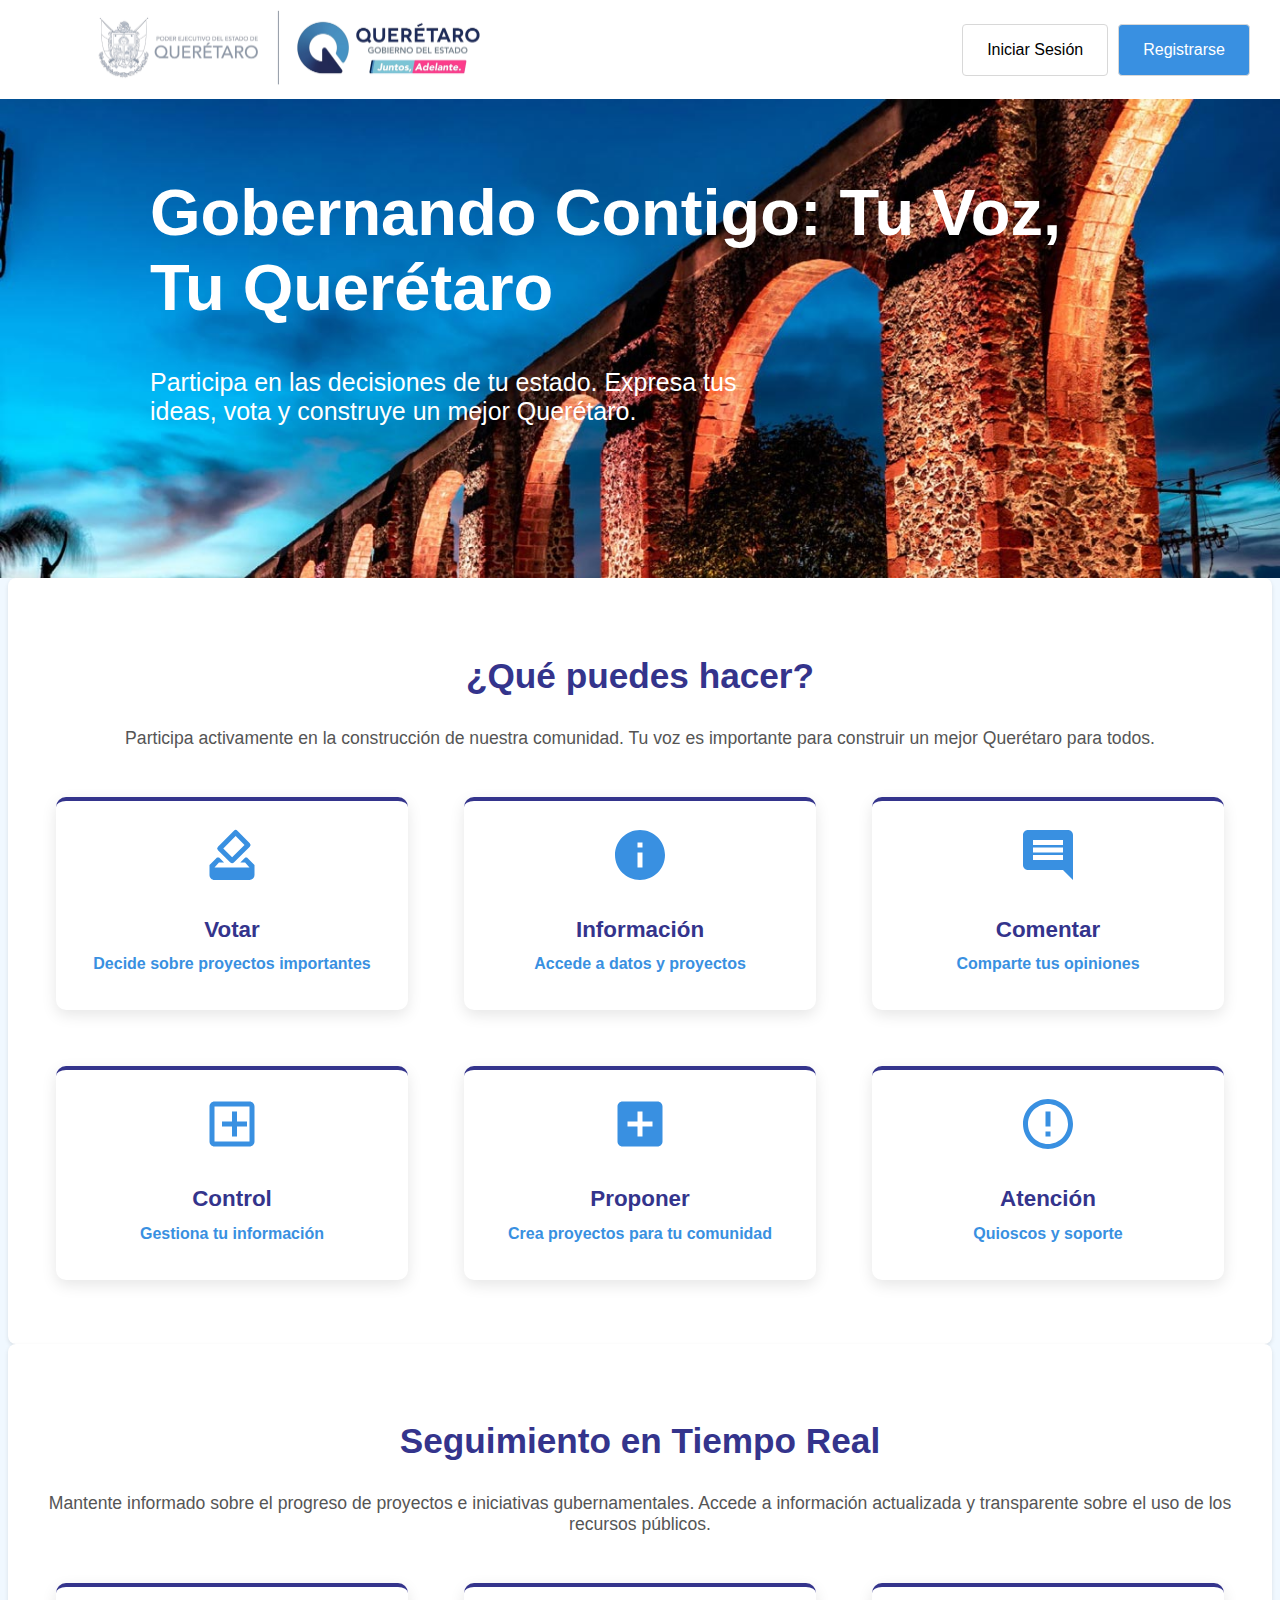
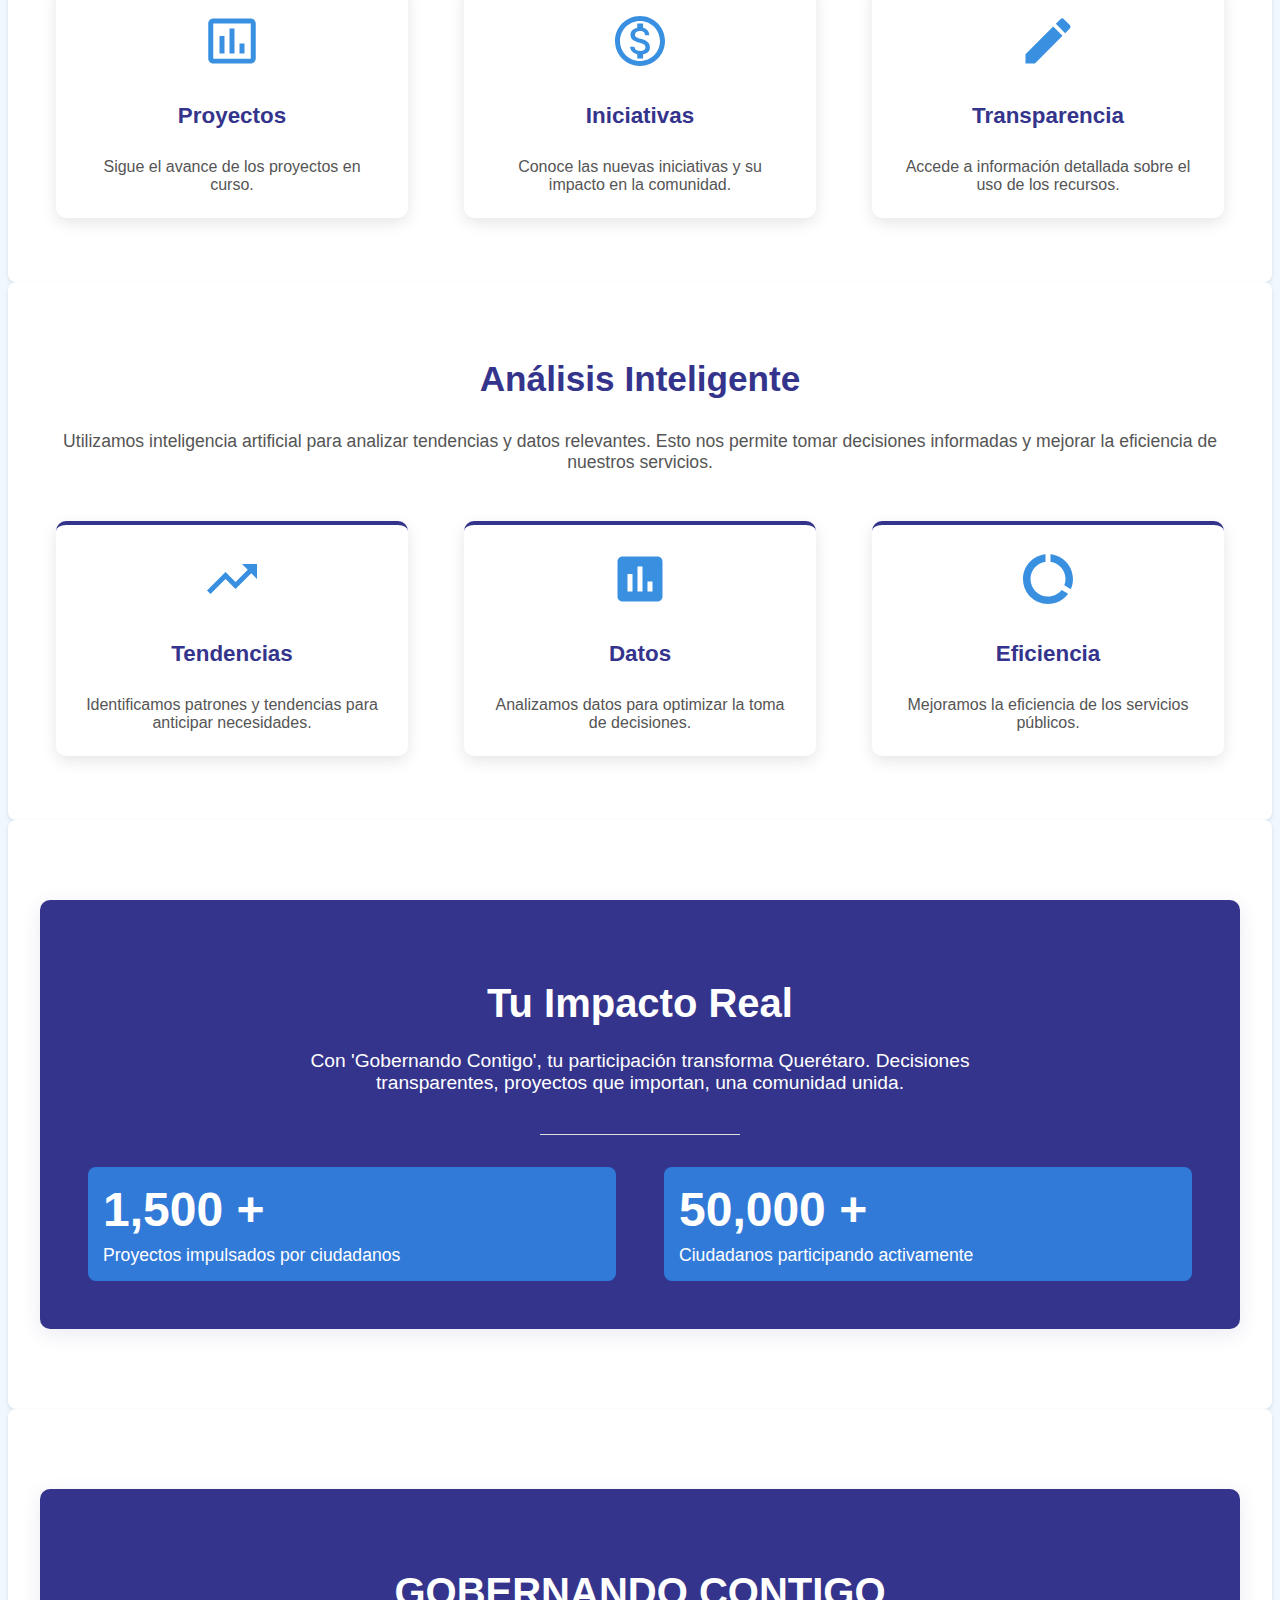
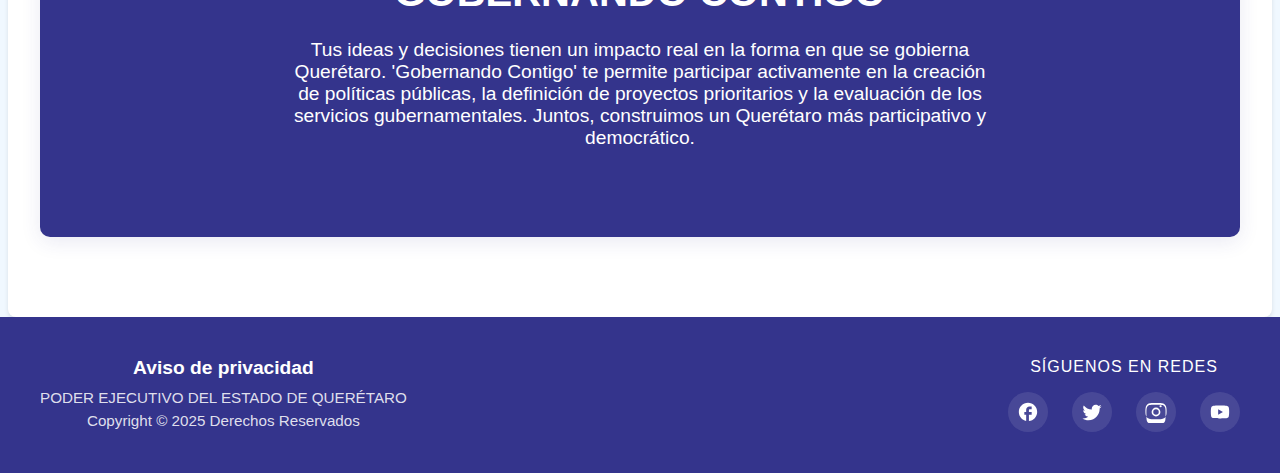
<file: index.html>
<!DOCTYPE html>
<html lang="es">
<head>
    <meta charset="UTF-8">
    <meta name="viewport" content="width=device-width, initial-scale=1.0">
    <title>Gobierno del Estado de Querétaro</title>
    <link rel="stylesheet" href="styles.css">
    <link rel="icon" href="favicon.ico" type="image/x-icon">
    <meta name="description" content="Plataforma de participación ciudadana y seguimiento gubernamental.">
    <meta name="keywords" content="gobierno, participación ciudadana, seguimiento, análisis, IA">
</head>
<body>
    <section class="auth-section">
        <div class="auth-image">
            <img class="logo" src="assets/img/Queretaro1.png" alt="">
        </div>
        <div class="auth-buttons">
            <a href="iniciarsesion/login.html" class="IniciaSesion">Iniciar Sesión</a>
            <a href="registro/register.html" class="Registrarse">Registrarse</a>
        </div>
    </section>

    <header class="banner">
        <h1 class="h1-banner">Gobernando Contigo: Tu Voz, Tu Querétaro</h1>
        <p class="p-banner">Participa en las decisiones de tu estado. Expresa tus ideas, vota y construye un mejor Querétaro.</p>
        <a href=""></a>
    </header>


    <section id="participacion" class="seccion">
        <h2>¿Qué puedes hacer?</h2>
        <p class="p-secciones">
            Participa activamente en la construcción de nuestra comunidad. 
            Tu voz es importante para construir un mejor Querétaro para todos.
        </p>
        <div class="categoria-info">
            <!-- Votar -->
            <div class="categoria-cuadro">
                <svg class="icono-svg" xmlns="http://www.w3.org/2000/svg" viewBox="0 0 24 24">
                    <path d="M18 13h-.68l-2 2h1.91L19 17H5l1.78-2h2.05l-2-2H6l-3 3v4c0 1.1.9 2 2 2h14a2 2 0 0 0 2-2v-4l-3-3zm-1-5.05l-4.95 4.95-3.54-3.54 4.95-4.95L17 7.95zm-4.24-5.66L6.39 8.66a.996.996 0 0 0 0 1.41l4.95 4.95c.39.39 1.02.39 1.41 0l6.36-6.36a.996.996 0 0 0 0-1.41L14.16 2.29a.975.975 0 0 0-1.4-.01z"/>
                </svg>
                <h3>Votar</h3>
                <div class="short-text">Decide sobre proyectos importantes</div>
                <div class="expanded-text">
                    Participa en la toma de decisiones que afectan directamente tu vida en Querétaro. Vota en proyectos y encuestas sobre temas relevantes para tu comunidad, desde mejoras en servicios públicos hasta iniciativas de desarrollo local.
                </div>
            </div>
            
            <!-- Información -->
            <div class="categoria-cuadro">
                <svg class="icono-svg" xmlns="http://www.w3.org/2000/svg" viewBox="0 0 24 24">
                    <path d="M12 2C6.48 2 2 6.48 2 12s4.48 10 10 10 10-4.48 10-10S17.52 2 12 2zm1 15h-2v-6h2v6zm0-8h-2V7h2v2z"/>
                </svg>
                <h3>Información</h3>
                <div class="short-text">Accede a datos y proyectos</div>
                <div class="expanded-text">
                    Mantente informado sobre los proyectos y acciones del gobierno de Querétaro. Accede a datos abiertos, sigue el progreso de iniciativas y conoce cómo se utilizan los recursos públicos. La transparencia es clave para una participación ciudadana informada.
                </div>
            </div>
            
            <!-- Comentar -->
            <div class="categoria-cuadro">
                <svg class="icono-svg" xmlns="http://www.w3.org/2000/svg" viewBox="0 0 24 24">
                    <path d="M20 2H4c-1.1 0-2 .9-2 2v12c0 1.1.9 2 2 2h14l4 4V4c0-1.1-.9-2-2-2zm-2 12H6v-2h12v2zm0-3H6V9h12v2zm0-3H6V6h12v2z"/>
                </svg>
                <h3>Comentar</h3>
                <div class="short-text">Comparte tus opiniones</div>
                <div class="expanded-text">
                    Expresa tus ideas y participa en debates constructivos sobre proyectos y propuestas del gobierno de Querétaro. Tu opinión es valiosa y ayuda a construir un mejor futuro para todos.
                </div>
            </div>
            
            <!-- Control -->
            <div class="categoria-cuadro">
                <svg class="icono-svg" xmlns="http://www.w3.org/2000/svg" viewBox="0 0 24 24">
                    <path d="M19 3H5c-1.1 0-2 .9-2 2v14c0 1.1.9 2 2 2h14c1.1 0 2-.9 2-2V5c0-1.1-.9-2-2-2zm0 16H5V5h14v14zm-7-2h2v-4h4v-2h-4V7h-2v4H8v2h4z"/>
                </svg>
                <h3>Control</h3>
                <div class="short-text">Gestiona tu información</div>
                <div class="expanded-text">
                    Toma el control de tu información personal y participa de forma segura en la plataforma. Con la cartera digital ciudadana, gestiona tus datos y decide qué información compartes con el gobierno.
                </div>
            </div>
            
            <!-- Proponer -->
            <div class="categoria-cuadro">
                <svg class="icono-svg" xmlns="http://www.w3.org/2000/svg" viewBox="0 0 24 24">
                    <path d="M19 3H5c-1.1 0-2 .9-2 2v14c0 1.1.9 2 2 2h14c1.1 0 2-.9 2-2V5c0-1.1-.9-2-2-2zm-2 10h-4v4h-2v-4H7v-2h4V7h2v4h4v2z"/>
                </svg>
                <h3>Proponer</h3>
                <div class="short-text">Crea proyectos para tu comunidad</div>
                <div class="expanded-text">
                    Presenta tus propias ideas y proyectos para mejorar tu comunidad en Querétaro. Colabora con otros ciudadanos y el gobierno para hacer realidad tus propuestas y transformar tu entorno.
                </div>
            </div>
            
            <!-- Atención -->
            <div class="categoria-cuadro">
                <svg class="icono-svg" xmlns="http://www.w3.org/2000/svg" viewBox="0 0 24 24">
                    <path d="M12 2C6.48 2 2 6.48 2 12s4.48 10 10 10 10-4.48 10-10S17.52 2 12 2zm0 18c-4.41 0-8-3.59-8-8s3.59-8 8-8 8 3.59 8 8-3.59 8-8 8zm-1-13h2v6h-2zm0 8h2v2h-2z"/>
                </svg>
                <h3>Atención</h3>
                <div class="short-text">Quioscos y soporte</div>
                <div class="expanded-text">
                    Accede a la plataforma 'Gobernando Contigo' de la forma que mejor se adapte a ti. Si no tienes acceso a dispositivos electrónicos, utiliza los quioscos de atención ubicados en puntos estratégicos de Querétaro. Además, cuentas con soporte y atención personalizada a través de chatbots y otros canales.
                </div>
            </div>
        </div>
    </section>


    <!-- Sección Seguimiento en Tiempo Real -->
    <section id="seguimiento" class="seccion">
        <h2>Seguimiento en Tiempo Real</h2>
        <p class="p-secciones">
            Mantente informado sobre el progreso de proyectos e iniciativas gubernamentales. 
            Accede a información actualizada y transparente sobre el uso de los recursos públicos.
        </p>
        <div class="categoria-info">
            <div class="categoria-cuadro">
                <svg class="icono-svg" xmlns="http://www.w3.org/2000/svg" viewBox="0 0 24 24">
                    <path d="M9 17H7v-7h2v7zm4 0h-2V7h2v10zm4 0h-2v-4h2v4zm2.5 2.1h-15V5h15v14.1zm0-16.1h-15c-1.1 0-2 .9-2 2v14c0 1.1.9 2 2 2h15c1.1 0 2-.9 2-2V5c0-1.1-.9-2-2-2z"/>
                </svg>
                <h3>Proyectos</h3>
                <p class="p-secciones">Sigue el avance de los proyectos en curso.</p>
            </div>
            <div class="categoria-cuadro">
                <svg class="icono-svg" xmlns="http://www.w3.org/2000/svg" viewBox="0 0 24 24">
                    <path d="M12 2C6.48 2 2 6.48 2 12s4.48 10 10 10 10-4.48 10-10S17.52 2 12 2zm0 18c-4.41 0-8-3.59-8-8s3.59-8 8-8 8 3.59 8 8-3.59 8-8 8zm.31-8.86c-1.77-.45-2.34-.94-2.34-1.67 0-.84.79-1.43 2.1-1.43 1.38 0 1.9.66 1.94 1.64h1.71c-.05-1.34-.87-2.57-2.49-2.97V5H10.9v1.69c-1.51.32-2.72 1.3-2.72 2.81 0 1.79 1.49 2.69 3.66 3.21 1.95.46 2.34 1.15 2.34 1.87 0 .53-.39 1.39-2.1 1.39-1.6 0-2.23-.72-2.32-1.64H8.04c.1 1.7 1.36 2.66 2.86 2.97V19h2.34v-1.67c1.52-.29 2.72-1.16 2.73-2.77-.01-2.2-1.9-2.96-3.66-3.42z"/>
                </svg>
                <h3>Iniciativas</h3>
                <p class="p-secciones">Conoce las nuevas iniciativas y su impacto en la comunidad.</p>
            </div>
            <div class="categoria-cuadro">
                <svg class="icono-svg" xmlns="http://www.w3.org/2000/svg" viewBox="0 0 24 24">
                    <path d="M3 17.25V21h3.75L17.81 9.94l-3.75-3.75L3 17.25zM20.71 7.04c.39-.39.39-1.02 0-1.41l-2.34-2.34a.9959.9959 0 0 0-1.41 0l-1.83 1.83 3.75 3.75 1.83-1.83z"/>
                </svg>
                <h3>Transparencia</h3>
                <p class="p-secciones">Accede a información detallada sobre el uso de los recursos.</p>
            </div>
        </div>
    </section>

    <!-- Sección Análisis Inteligente -->
    <section id="analisis" class="seccion">
        <h2>Análisis Inteligente</h2>
        <p class="p-secciones">
            Utilizamos inteligencia artificial para analizar tendencias y datos relevantes. 
            Esto nos permite tomar decisiones informadas y mejorar la eficiencia de nuestros servicios.
        </p>
        <div class="categoria-info">
            <div class="categoria-cuadro">
                <svg class="icono-svg" xmlns="http://www.w3.org/2000/svg" viewBox="0 0 24 24">
                    <path d="M16 6l2.29 2.29-4.88 4.88-4-4L2 16.59 3.41 18l6-6 4 4 6.3-6.29L22 12V6z"/>
                </svg>
                <h3>Tendencias</h3>
                <p class="p-secciones">Identificamos patrones y tendencias para anticipar necesidades.</p>
            </div>
            <div class="categoria-cuadro">
                <svg class="icono-svg" xmlns="http://www.w3.org/2000/svg" viewBox="0 0 24 24">
                    <path d="M19 3H5c-1.1 0-2 .9-2 2v14c0 1.1.9 2 2 2h14c1.1 0 2-.9 2-2V5c0-1.1-.9-2-2-2zM9 17H7v-7h2v7zm4 0h-2V7h2v10zm4 0h-2v-4h2v4z"/>
                </svg>
                <h3>Datos</h3>
                <p class="p-secciones">Analizamos datos para optimizar la toma de decisiones.</p>
            </div>
            <div class="categoria-cuadro">
                <svg class="icono-svg" xmlns="http://www.w3.org/2000/svg" viewBox="0 0 24 24">
                    <path d="M13 2.05v3.03c3.39.49 6 3.39 6 6.92 0 .9-.18 1.75-.48 2.54l2.6 1.53c.56-1.24.88-2.62.88-4.07 0-5.18-3.95-9.45-9-9.95zM12 19c-3.87 0-7-3.13-7-7 0-3.53 2.61-6.43 6-6.92V2.05c-5.06.5-9 4.76-9 9.95 0 5.52 4.47 10 9.99 10 3.31 0 6.24-1.61 8.06-4.09l-2.6-1.53C16.17 17.98 14.21 19 12 19z"/>
                </svg>
                <h3>Eficiencia</h3>
                <p class="p-secciones">Mejoramos la eficiencia de los servicios públicos.</p>
            </div>
        </div>
    </section>


    <section class="seccion">
        <div class="impacto-section">
            <h2 class="impacto-title">Tu Impacto Real</h2>
            <p class="impacto-subtitle">
                Con 'Gobernando Contigo', tu participación transforma Querétaro. 
                Decisiones transparentes, proyectos que importan, una comunidad unida.
            </p>
            
            <div class="separator"></div>
            
            <div class="stats-container">
                <div class="stat-item">
                    <div class="stat-number">1,500 +</div>
                    <div class="stat-label">Proyectos impulsados por ciudadanos</div>
                </div>
                <div class="stat-item">
                    <div class="stat-number">50,000 +</div>
                    <div class="stat-label">Ciudadanos participando activamente</div>
                </div>
            </div>
        </div>
    </section>

    <section class="seccion">
        <div class="gobierno-seccion">
            <h2 class="gobierno-title">GOBERNANDO CONTIGO</h2>
            <p class="impacto-subtitle">
                Tus ideas y decisiones tienen un impacto real en la forma en que se gobierna Querétaro. 'Gobernando Contigo' te permite participar activamente en la creación de políticas públicas, la definición de proyectos prioritarios y la evaluación de los servicios gubernamentales. Juntos, construimos un Querétaro más participativo y democrático.
            </p>
        </div>
    </section>

    <footer>
        <div class="footer-container">
            <div class="footer-top">
                <div>
                    <div class="aviso-privacidad">Aviso de privacidad</div>
                    <div class="copyright">
                        PODER EJECUTIVO DEL ESTADO DE QUERÉTARO<br>
                        Copyright © 2025 Derechos Reservados
                    </div>
                </div>

                <div class="social-divider"></div>

                <div class="social-section">
                    <div class="social-title">Síguenos en redes</div>
                    <div class="social-icons">
                        <a href="#" class="social-icon" aria-label="Facebook">
                            <svg xmlns="http://www.w3.org/2000/svg" viewBox="0 0 24 24">
                                <path d="M22 12c0-5.52-4.48-10-10-10S2 6.48 2 12c0 4.84 3.44 8.87 8 9.8V15H8v-3h2V9.5C10 7.57 11.57 6 13.5 6H16v3h-2c-.55 0-1 .45-1 1v2h3v3h-3v6.95c5.05-.5 9-4.76 9-9.95z"/>
                            </svg>
                        </a>
                        <a href="#" class="social-icon" aria-label="Twitter">
                            <svg xmlns="http://www.w3.org/2000/svg" viewBox="0 0 24 24">
                                <path d="M22.46 6c-.77.35-1.6.58-2.46.69.88-.53 1.56-1.37 1.88-2.38-.83.5-1.75.85-2.72 1.05C18.37 4.5 17.26 4 16 4c-2.35 0-4.27 1.92-4.27 4.29 0 .34.04.67.11.98C8.28 9.09 5.11 7.38 3 4.79c-.37.63-.58 1.37-.58 2.15 0 1.49.75 2.81 1.91 3.56-.71 0-1.37-.2-1.95-.5v.03c0 2.08 1.48 3.82 3.44 4.21a4.22 4.22 0 0 1-1.93.07 4.28 4.28 0 0 0 4 2.98 8.521 8.521 0 0 1-5.33 1.84c-.34 0-.68-.02-1.02-.06C3.44 20.29 5.7 21 8.12 21 16 21 20.33 14.46 20.33 8.79c0-.19 0-.37-.01-.56.84-.6 1.56-1.36 2.14-2.23z"/>
                            </svg>
                        </a>
                        <a href="#" class="social-icon" aria-label="Instagram">
                            <svg xmlns="http://www.w3.org/2000/svg" viewBox="0 0 24 24">
                                <path d="M12 2.16c3.2 0 3.58 0 4.85.07 1.18.05 2.27.24 3.15.63.92.41 1.68 1.05 2.22 1.8.54.75.93 1.63 1.1 2.6.17 1.03.23 2.2.23 3.75 0 1.55-.06 2.72-.23 3.75-.17.97-.56 1.85-1.1 2.6-.54.75-1.3 1.39-2.22 1.8-.88.39-1.97.58-3.15.63-1.27.07-1.65.07-4.85.07s-3.58 0-4.85-.07c-1.18-.05-2.27-.24-3.15-.63-.92-.41-1.68-1.05-2.22-1.8-.54-.75-.93-1.63-1.1-2.6-.17-1.03-.23-2.2-.23-3.75 0-1.55.06-2.72.23-3.75.17-.97.56-1.85 1.1-2.6.54-.75 1.3-1.39 2.22-1.8.88-.39 1.97-.58 3.15-.63 1.27-.07 1.65-.07 4.85-.07zm0 1.8c-3.15 0-3.51 0-4.76.06-1.08.04-1.95.2-2.6.42-.7.24-1.2.57-1.6.98-.41.4-.74.9-.98 1.6-.22.65-.38 1.52-.42 2.6-.06 1.25-.06 1.61-.06 4.76s0 3.51.06 4.76c.04 1.08.2 1.95.42 2.6.24.7.57 1.2.98 1.6.4.41.9.74 1.6.98.65.22 1.52.38 2.6.42 1.25.06 1.61.06 4.76.06s3.51 0 4.76-.06c1.08-.04 1.95-.2 2.6-.42.7-.24 1.2-.57 1.6-.98.41-.4.74-.9.98-1.6.22-.65.38-1.52.42-2.6.06-1.25.06-1.61.06-4.76s0-3.51-.06-4.76c-.04-1.08-.2-1.95-.42-2.6-.24-.7-.57-1.2-.98-1.6-.4-.41-.9-.74-1.6-.98-.65-.22-1.52-.38-2.6-.42-1.25-.06-1.61-.06-4.76-.06zm0 3.24a4.8 4.8 0 1 1 0 9.6 4.8 4.8 0 0 1 0-9.6zm0 1.8a3 3 0 1 0 0 6 3 3 0 0 0 0-6zm6.22-3.3a1.2 1.2 0 1 1-2.4 0 1.2 1.2 0 0 1 2.4 0z"/>
                            </svg>
                        </a>
                        <a href="#" class="social-icon" aria-label="YouTube">
                            <svg xmlns="http://www.w3.org/2000/svg" viewBox="0 0 24 24">
                                <path d="M21.58 7.19a2.51 2.51 0 0 0-1.77-1.77C18.25 5 12 5 12 5s-6.25 0-7.81.42a2.51 2.51 0 0 0-1.77 1.77C2 8.75 2 12 2 12s0 3.25.42 4.81a2.51 2.51 0 0 0 1.77 1.77C5.75 19 12 19 12 19s6.25 0 7.81-.42a2.51 2.51 0 0 0 1.77-1.77C22 15.25 22 12 22 12s0-3.25-.42-4.81zM10 15V9l5.2 3-5.2 3z"/>
                            </svg>
                        </a>
                    </div>
                </div>
            </div>
        </div>
    </footer>
</body>
</html>
</file>
<file: styles.css>
body {
    font-family: sans-serif;
    margin: 0;
    padding: 0;
    background-color: #f0f8ff;
    color: #333;
}

.auth-section {
    background-color: #ffffff;
    display: flex;
    align-items: center;
}

.auth-section .logo {
    padding: 10px;
    margin-left: 80px;
    max-width: 400px;
    height: auto;
}

.auth-buttons {
    display: flex;
    margin-left: auto;
    padding-right: 30px;
}


.IniciaSesion {
    background-color: #fff;
    color: #000000;
    padding: 1em 1.5em;
    text-decoration: none;
    border-radius: 4px;
    margin-left: 10px;
    border: 1px solid #d8d8d8;
}

.Registrarse {
    background-color: #3990e1;
    color: #fff;
    padding: 1em 1.5em;
    text-decoration: none;
    justify-content: flex-end;
    border-radius: 4px;
    margin-left: 10px;
    border: 1px solid #d8d8d8;
}

.banner {
    background-image: url('assets/img/Arcos de queretaro.jpg');
    background-size: cover;
    text-align: left;
    padding: 2em 0em;
}

.h1-banner{
    color: #ffffff;
    margin-left: 150px;
    margin-right: 150px;
    font-size: 65px;
    font-family: Verdana, Geneva, Tahoma, sans-serif;
    text-shadow: #000000;
}

.p-banner{
    color: #ffffff;
    text-align: left;
    margin-left: 150px;
    margin-bottom: 120px;
    margin-right: 500px;
    font-size: 25px;
    font-family: Arial, Helvetica, sans-serif;
    
}

nav {
    background-color: #193d62;
    text-align: center;
}

nav a {
    color: #fff;
    text-decoration: none;
    padding: 1em 2em;
    display: inline-block;
}

.seccion {
    padding: 2em;
    max-width: 800px;
    margin: 2em auto;
    background-color: #fff;
    border-radius: 8px;
    box-shadow: 0 2px 4px rgba(0, 0, 0, 0.1);
}

.categoria-info {
    display: flex;
    justify-content: space-around;
    flex-wrap: wrap;
}

.categoria-cuadro {
    flex: 1 1 200px;
    background-color: #e9ecef;
    padding: 1em;
    margin: 1em;
    border-radius: 4px;
}

footer {
    background-color: #343a40;
    color: #fff;
    text-align: center;
    padding: 1em 0;
}
.seccion {
    padding: 3rem 2rem;
    max-width: 1200px;
    margin: 0 auto;
}

h2 {
    text-align: center;
    margin-bottom: 2rem;
    color: #34348c;
    font-size: 2.2rem;
}

.p-secciones {
    margin-bottom: 2rem;
    text-align: center;
    font-size: 1.1rem;
    color: #555;
}

/* Estilos para los cuadros de participación */
.categoria-info {
    display: grid;
    grid-template-columns: repeat(auto-fit, minmax(300px, 1fr));
    gap: 1.5rem;
    margin-top: 2rem;
}

.categoria-cuadro {
    background-color: white;
    border-radius: 10px;
    padding: 1.5rem;
    box-shadow: 0 5px 15px rgba(0,0,0,0.1);
    transition: transform 0.3s ease, box-shadow 0.3s ease;
    cursor: pointer;
    border-top: 4px solid #3990e1;
    display: flex;
    flex-direction: column;
    align-items: center;
}

.categoria-cuadro:hover {
    transform: translateY(-5px);
    box-shadow: 0 10px 20px rgba(52, 52, 140, 0.2);
}

.categoria-cuadro h3 {
    color: #34348c;
    margin-bottom: 0.8rem;
    font-size: 1.4rem;
    display: flex;
    align-items: center;
    margin-top: 1rem;
}

.icono-svg {
    width: 60px;
    height: 60px;
    margin-bottom: 1rem;
    fill: #519ee5;
}

.categoria-cuadro .short-text {
    font-weight: bold;
    color: #3990e1;
    margin-bottom: 0.8rem;
    text-align: center;
}

.categoria-cuadro .expanded-text {
    display: none;
    color: #555;
    text-align: center;
}

.categoria-cuadro:hover .short-text {
    display: none;
}

.categoria-cuadro:hover .expanded-text {
    display: block;
}

.impacto-section {
    background-color: #34348c;
    border-radius: 10px;
    padding: 3rem;
    box-shadow: 0 5px 20px #34348c1a;
    margin: 2rem 0;
}

.impacto-title {
    color: #ffffff;
    font-size: 2.5rem;
    margin-bottom: 1.5rem;
    font-weight: 700;
}

.impacto-subtitle {
    color: #ffffff;
    font-size: 1.2rem;
    margin-bottom: 2.5rem;
    max-width: 700px;
    margin-left: auto;
    margin-right: auto;
    text-align: center;
}

.separator {
    height: 1px;
    background-color: #e0e0e0;
    margin: 2rem auto;
    max-width: 200px;
}

.stats-container {
    display: flex;
    justify-content: center;
    flex-wrap: wrap;
    gap: 3rem;
    margin-top: 2rem;
}

.stat-item {
    background-color: #327ad8;
    padding: 15px;
    border-radius: 8px;
    flex: 1;
    min-width: 200px;
}

.stat-number {
    color: #ffffff;
    font-size: 3rem;
    font-weight: 700;
    margin-bottom: 0.5rem;
}

.stat-label {
    color: #ffffff;
    font-size: 1.1rem;
    font-weight: 500;
}


/* Colores diferentes para cada cuadro */
.categoria-cuadro:nth-child(1) { border-top-color: #34348c; }
.categoria-cuadro:nth-child(2) { border-top-color: #34348c; }
.categoria-cuadro:nth-child(3) { border-top-color: #34348c; }
.categoria-cuadro:nth-child(4) { border-top-color: #34348c; }
.categoria-cuadro:nth-child(5) { border-top-color: #34348c; }
.categoria-cuadro:nth-child(6) { border-top-color: #34348c; }

.categoria-cuadro:nth-child(1) .icono-svg { fill: #3990e1; }
.categoria-cuadro:nth-child(2) .icono-svg { fill: #3990e1; }
.categoria-cuadro:nth-child(3) .icono-svg { fill: #3990e1; }
.categoria-cuadro:nth-child(4) .icono-svg { fill: #3990e1; }
.categoria-cuadro:nth-child(5) .icono-svg { fill: #3990e1; }
.categoria-cuadro:nth-child(6) .icono-svg { fill: #3990e1; }

.categoria-info {
    display: grid;
    grid-template-columns: repeat(auto-fit, minmax(300px, 1fr));
    gap: 1.5rem;
    margin-top: 2rem;
}

.categoria-cuadro {
    background-color: white;
    border-radius: 10px;
    padding: 1.5rem;
    box-shadow: 0 5px 15px rgba(0,0,0,0.1);
    transition: transform 0.3s ease, box-shadow 0.3s ease;
    cursor: pointer;
    border-top: 4px solid #519ee5;
    display: flex;
    flex-direction: column;
    align-items: center;
    text-align: center;
}

.categoria-cuadro:hover {
    transform: translateY(-5px);
    box-shadow: 0 10px 20px rgba(52, 52, 140, 0.2);
}

.categoria-cuadro h3 {
    color: #34348c;
    margin-bottom: 0.8rem;
    font-size: 1.4rem;
    margin-top: 1rem;
}

.icono-svg {
    width: 60px;
    height: 60px;
    margin-bottom: 1rem;
    fill: #519ee5;
}

.categoria-cuadro p {
    color: #555;
    margin-bottom: 0;
    font-size: 1rem;
}

/* Colores diferentes para cada cuadro */
.categoria-cuadro:nth-child(1) { border-top-color: #34348c; }
.categoria-cuadro:nth-child(2) { border-top-color: #34348c; }
.categoria-cuadro:nth-child(3) { border-top-color: #34348c; }

.categoria-cuadro:nth-child(1) .icono-svg { fill: #3990e1; }
.categoria-cuadro:nth-child(2) .icono-svg { fill: #3990e1; }
.categoria-cuadro:nth-child(3) .icono-svg { fill: #3990e1; }

.gobierno-seccion{
    background-color: #34348c;
    border-radius: 10px;
    padding: 3rem;
    box-shadow: 0 5px 20px #34348c1a;
    margin: 2rem 0;
}

.gobierno-title{
    color: #ffffff;
    font-size: 2.5rem;
    margin-bottom: 1.5rem;
    font-weight: 700;
}


.gobierno-subtitle {
    color: #ffffff;
    font-size: 1.2rem;
    margin-bottom: 2.5rem;
    max-width: 700px;
    margin-left: auto;
    margin-right: auto;
}

footer {
    background-color: #34348c;
    color: white;
    padding: 2.5rem 1rem;
    text-align: center;
    font-family: 'Arial', sans-serif;
}

.footer-container {
    max-width: 1200px;
    margin: 0 auto;
    display: flex;
    flex-direction: column;
    gap: 1.5rem;
}

.footer-top {
    display: flex;
    flex-direction: column;
    align-items: center;
    gap: 1rem;
}

.aviso-privacidad {
    font-size: 1.2rem;
    font-weight: 600;
    color: #fff;
    margin-bottom: 0.5rem;
}

.copyright {
    color: rgba(255, 255, 255, 0.85);
    font-size: 0.95rem;
    line-height: 1.5;
}

.social-divider {
    width: 80%;
    max-width: 300px;
    height: 1px;
    background: linear-gradient(90deg, transparent, rgba(81, 158, 229, 0.5), transparent);
    margin: 1rem auto;
}

.social-title {
    color: #ffffff;
    font-size: 1rem;
    margin-bottom: 1rem;
    text-transform: uppercase;
    letter-spacing: 1px;
}

.social-icons {
    display: flex;
    justify-content: center;
    gap: 1.5rem;
    margin-top: 0.5rem;
}

.social-icon {
    width: 40px;
    height: 40px;
    transition: all 0.3s ease;
    border-radius: 50%;
    display: flex;
    align-items: center;
    justify-content: center;
    background-color: rgba(255, 255, 255, 0.1);
}

.social-icon:hover {
    background-color: #519ee5;
    transform: translateY(-3px);
}

.social-icon svg {
    width: 22px;
    height: 22px;
    fill: white;
}

.footer-bottom {
    margin-top: 1.5rem;
    padding-top: 1.5rem;
    border-top: 1px solid rgba(81, 158, 229, 0.3);
}

.footer-logo {
    width: 120px;
    margin-bottom: 1rem;
}

@media (min-width: 768px) {
    .footer-top {
        flex-direction: row;
        justify-content: space-between;
        align-items: center;
    }
    
    .social-divider {
        display: none;
    }
}
</file>
